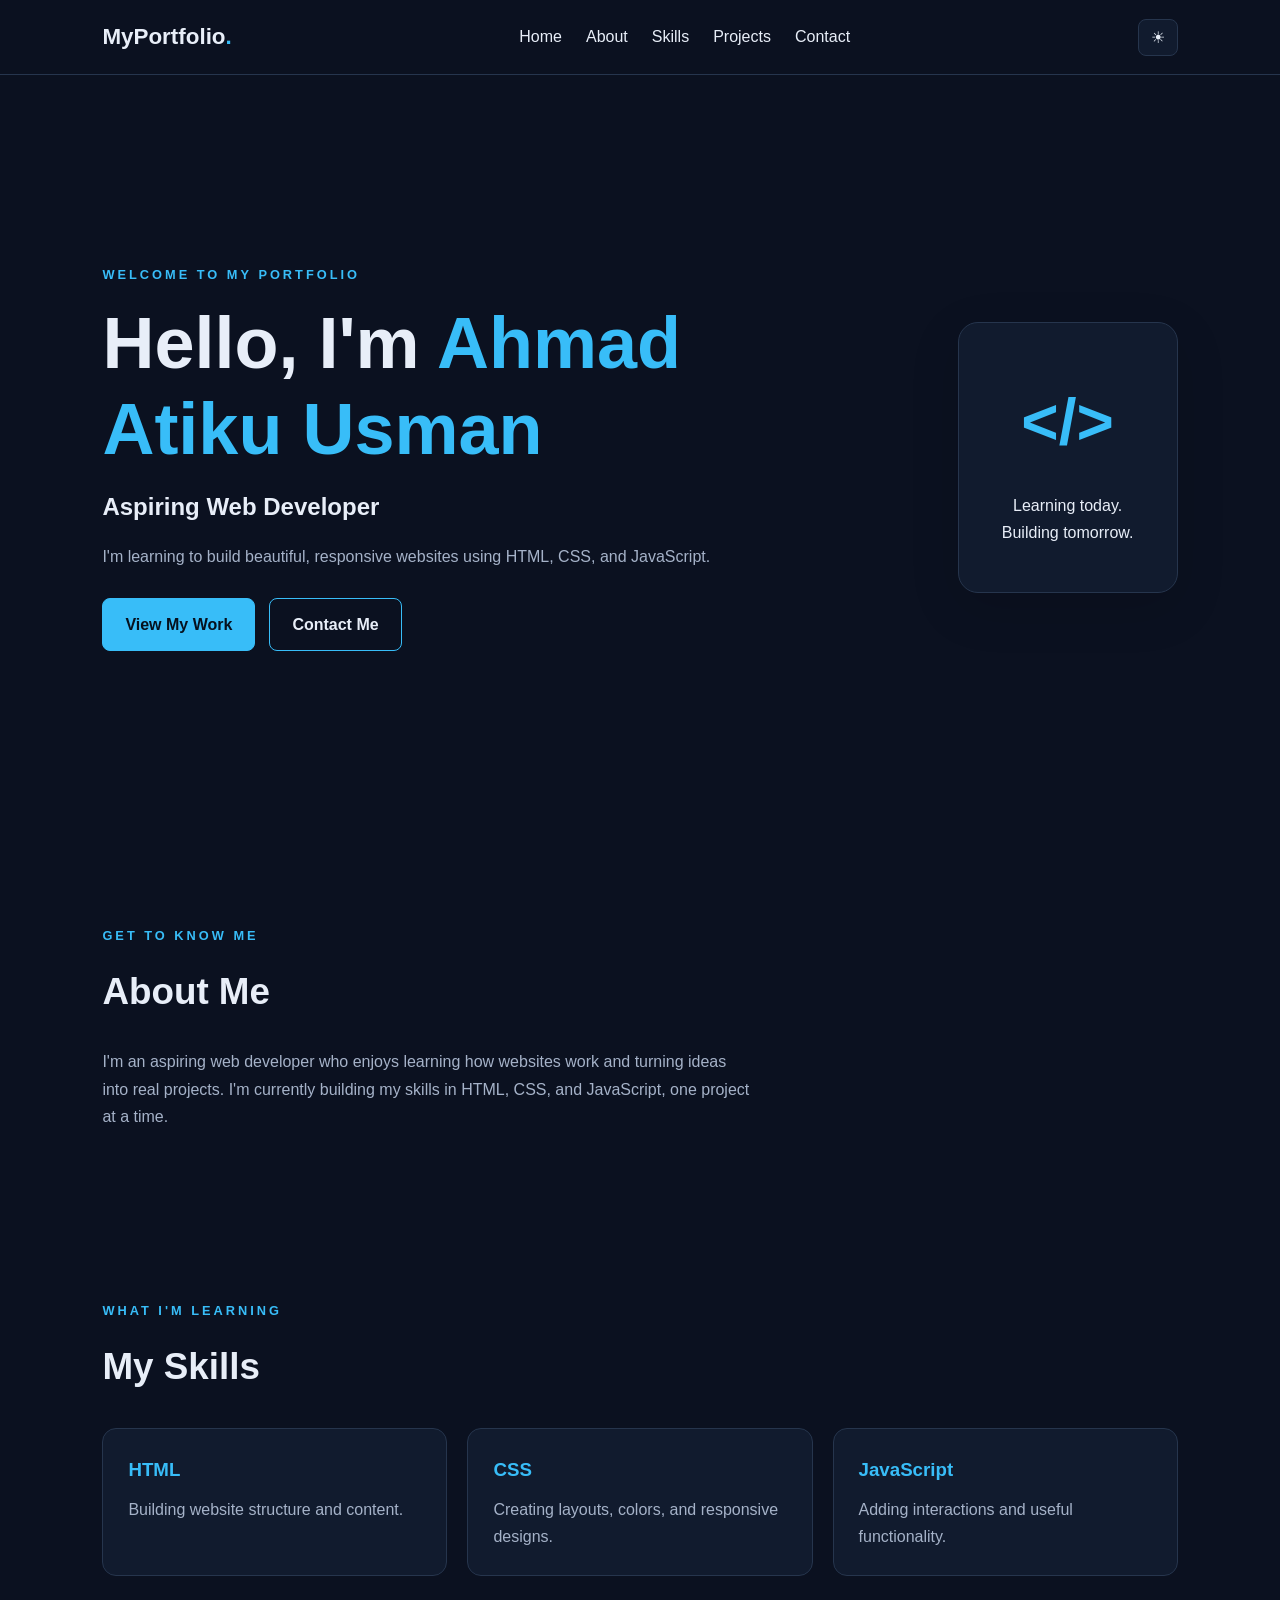
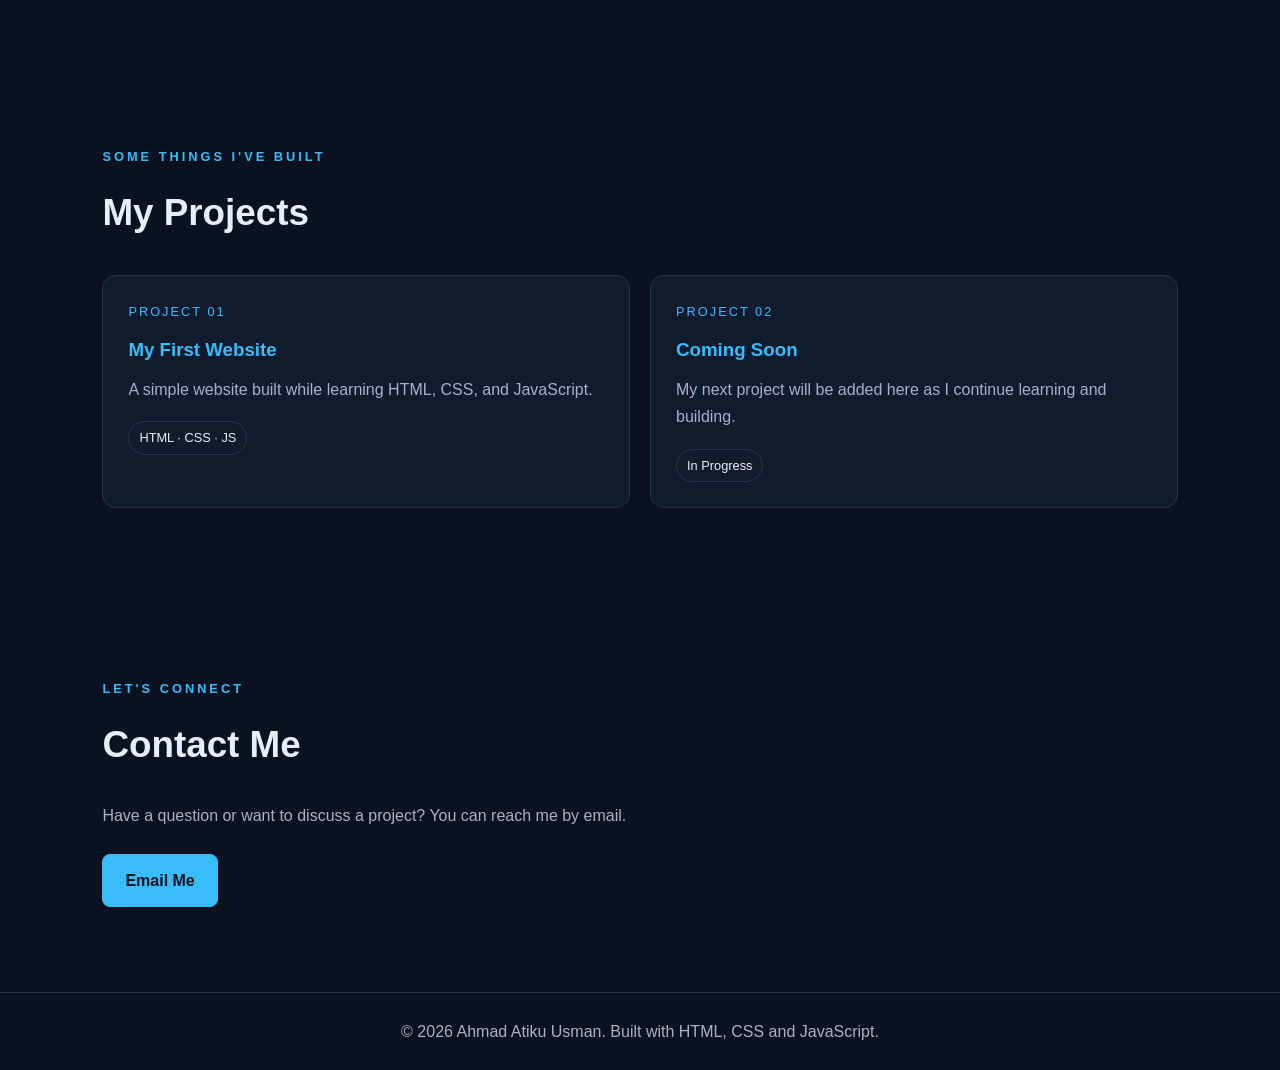
<file: index.html>
<!DOCTYPE html>
<html lang="en">
<head>
    <meta charset="UTF-8">
    <meta name="viewport" content="width=device-width, initial-scale=1.0">
    <meta name="description" content="My personal developer portfolio">
    <title>My Portfolio | Developer</title>
    <link rel="stylesheet" href="style.css">
</head>
<body>

    <header class="header">
        <a href="#home" class="logo">MyPortfolio<span>.</span></a>

        <nav class="navbar" id="navbar">
            <a href="#home">Home</a>
            <a href="#about">About</a>
            <a href="#skills">Skills</a>
            <a href="#projects">Projects</a>
            <a href="#contact">Contact</a>
        </nav>

        <button class="theme-btn" id="themeBtn"
                aria-label="Toggle color theme">☀</button>

        <button class="menu-btn" id="menuBtn"
                aria-label="Toggle navigation menu">☰</button>
    </header>

    <main>
        <section class="hero" id="home">
            <div class="hero-content">
                <p class="eyebrow">WELCOME TO MY PORTFOLIO</p>
                <h1>Hello, I'm <span>Ahmad Atiku Usman</span></h1>
                <h2>Aspiring Web Developer</h2>
                <p class="intro">
                    I'm learning to build beautiful, responsive websites
                    using HTML, CSS, and JavaScript.
                </p>

                <div class="hero-buttons">
                    <a href="#projects" class="btn">View My Work</a>
                    <a href="#contact" class="btn btn-outline">Contact Me</a>
                </div>
            </div>

            <div class="hero-card">
                <div class="code-icon">&lt;/&gt;</div>
                <p>Learning today.</p>
                <p>Building tomorrow.</p>
            </div>
        </section>

        <section class="section" id="about">
            <p class="eyebrow">GET TO KNOW ME</p>
            <h2 class="section-title">About Me</h2>
            <p class="section-text">
                I'm an aspiring web developer who enjoys learning how
                websites work and turning ideas into real projects.
                I'm currently building my skills in HTML, CSS, and
                JavaScript, one project at a time.
            </p>
        </section>

        <section class="section" id="skills">
            <p class="eyebrow">WHAT I'M LEARNING</p>
            <h2 class="section-title">My Skills</h2>

            <div class="skills-grid">
                <article class="skill-card">
                    <h3>HTML</h3>
                    <p>Building website structure and content.</p>
                </article>
                <article class="skill-card">
                    <h3>CSS</h3>
                    <p>Creating layouts, colors, and responsive designs.</p>
                </article>
                <article class="skill-card">
                    <h3>JavaScript</h3>
                    <p>Adding interactions and useful functionality.</p>
                </article>
            </div>
        </section>

        <section class="section" id="projects">
            <p class="eyebrow">SOME THINGS I'VE BUILT</p>
            <h2 class="section-title">My Projects</h2>

            <div class="projects-grid">
                <article class="project-card">
                    <div class="project-number">PROJECT 01</div>
                    <h3>My First Website</h3>
                    <p>A simple website built while learning HTML, CSS,
                       and JavaScript.</p>
                    <span class="tag">HTML · CSS · JS</span>
                </article>

                <article class="project-card">
                    <div class="project-number">PROJECT 02</div>
                    <h3>Coming Soon</h3>
                    <p>My next project will be added here as I continue
                       learning and building.</p>
                    <span class="tag">In Progress</span>
                </article>
            </div>
        </section>

        <section class="section contact" id="contact">
            <p class="eyebrow">LET'S CONNECT</p>
            <h2 class="section-title">Contact Me</h2>
            <p class="section-text">
                Have a question or want to discuss a project?
                You can reach me by email.
            </p>
            <a class="btn" href="mailto:your-ahmadatikuusman@gmail.com">
                Email Me
            </a>
        </section>
    </main>

    <footer class="footer">
        <p>&copy; <span id="year"></span> Ahmad Atiku Usman. Built with HTML, CSS and JavaScript.</p>
    </footer>

    <script src="script.js"></script>
</body>
</html>
</file>
<file: style.css>
/* Theme colors */
:root {
    --bg: #0b1120;
    --surface: #111b2e;
    --text: #e8eef8;
    --muted: #a5b2c8;
    --accent: #38bdf8;
    --border: #26354d;
}

body.light {
    --bg: #f5f8fc;
    --surface: #ffffff;
    --text: #152238;
    --muted: #536176;
    --accent: #087eaf;
    --border: #d9e2ef;
}

* {
    margin: 0;
    padding: 0;
    box-sizing: border-box;
    scroll-behavior: smooth;
}

body {
    font-family: Arial, sans-serif;
    background: var(--bg);
    color: var(--text);
    line-height: 1.7;
    transition: background 0.3s, color 0.3s;
}

a {
    color: inherit;
    text-decoration: none;
}

.header {
    position: sticky;
    top: 0;
    z-index: 100;
    display: flex;
    align-items: center;
    justify-content: space-between;
    padding: 18px 8%;
    background: var(--bg);
    border-bottom: 1px solid var(--border);
}

.logo {
    font-size: 1.4rem;
    font-weight: bold;
}

.logo span {
    color: var(--accent);
}

.navbar {
    display: flex;
    gap: 24px;
}

.navbar a:hover {
    color: var(--accent);
}

.theme-btn,
.menu-btn {
    background: var(--surface);
    color: var(--text);
    border: 1px solid var(--border);
    border-radius: 8px;
    padding: 8px 12px;
    cursor: pointer;
    font-size: 1rem;
}

.menu-btn {
    display: none;
}

.hero {
    min-height: 85vh;
    padding: 90px 8%;
    display: flex;
    align-items: center;
    justify-content: space-between;
    gap: 50px;
}

.hero-content {
    max-width: 620px;
}

.eyebrow {
    color: var(--accent);
    font-size: 0.8rem;
    font-weight: bold;
    letter-spacing: 3px;
    margin-bottom: 14px;
}

.hero h1 {
    font-size: clamp(2.4rem, 6vw, 4.5rem);
    line-height: 1.2;
    margin-bottom: 14px;
}

.hero h1 span {
    color: var(--accent);
}

.hero h2 {
    font-size: 1.5rem;
    margin-bottom: 15px;
}

.intro,
.section-text {
    color: var(--muted);
    max-width: 650px;
}

.hero-buttons {
    display: flex;
    flex-wrap: wrap;
    gap: 14px;
    margin-top: 28px;
}

.btn {
    display: inline-block;
    background: var(--accent);
    color: #06111e;
    padding: 12px 22px;
    border-radius: 8px;
    font-weight: bold;
    border: 1px solid var(--accent);
    cursor: pointer;
}

.btn:hover {
    opacity: 0.85;
    transform: translateY(-2px);
}

.btn-outline {
    color: var(--text);
    background: transparent;
}

.hero-card {
    background: var(--surface);
    border: 1px solid var(--border);
    padding: 45px 30px;
    border-radius: 20px;
    text-align: center;
    min-width: 220px;
    box-shadow: 0 15px 50px #00000022;
}

.code-icon {
    color: var(--accent);
    font-size: 4rem;
    font-weight: bold;
    margin-bottom: 15px;
}

.section {
    padding: 85px 8%;
    scroll-margin-top: 80px;
}

.section-title {
    font-size: 2.3rem;
    margin-bottom: 25px;
}

.skills-grid,
.projects-grid {
    display: grid;
    grid-template-columns: repeat(3, minmax(0, 1fr));
    gap: 20px;
    margin-top: 30px;
}

.skill-card,
.project-card {
    background: var(--surface);
    border: 1px solid var(--border);
    padding: 25px;
    border-radius: 14px;
}

.skill-card h3,
.project-card h3 {
    color: var(--accent);
    margin-bottom: 10px;
}

.skill-card p,
.project-card p {
    color: var(--muted);
}

.projects-grid {
    grid-template-columns: repeat(2, minmax(0, 1fr));
}

.project-number {
    font-size: 0.8rem;
    color: var(--accent);
    margin-bottom: 12px;
    letter-spacing: 2px;
}

.tag {
    display: inline-block;
    margin-top: 18px;
    padding: 5px 10px;
    border: 1px solid var(--border);
    border-radius: 20px;
    font-size: 0.8rem;
}

.contact .btn {
    margin-top: 25px;
}

.footer {
    text-align: center;
    padding: 25px 8%;
    border-top: 1px solid var(--border);
    color: var(--muted);
}

/* Tablet and mobile layouts */
@media (max-width: 800px) {
    .header {
        padding: 16px 5%;
    }

    .navbar {
        display: none;
        position: absolute;
        top: 100%;
        left: 0;
        width: 100%;
        padding: 20px 5%;
        background: var(--surface);
        border-bottom: 1px solid var(--border);
        flex-direction: column;
        gap: 14px;
    }

    .navbar.active {
        display: flex;
    }

    .menu-btn {
        display: inline-block;
    }

    .hero {
        min-height: auto;
        padding: 75px 6%;
        flex-direction: column;
        align-items: flex-start;
    }

    .hero-card {
        width: 100%;
    }

    .section {
        padding: 65px 6%;
    }

    .skills-grid,
    .projects-grid {
        grid-template-columns: 1fr;
    }
}
</file>
